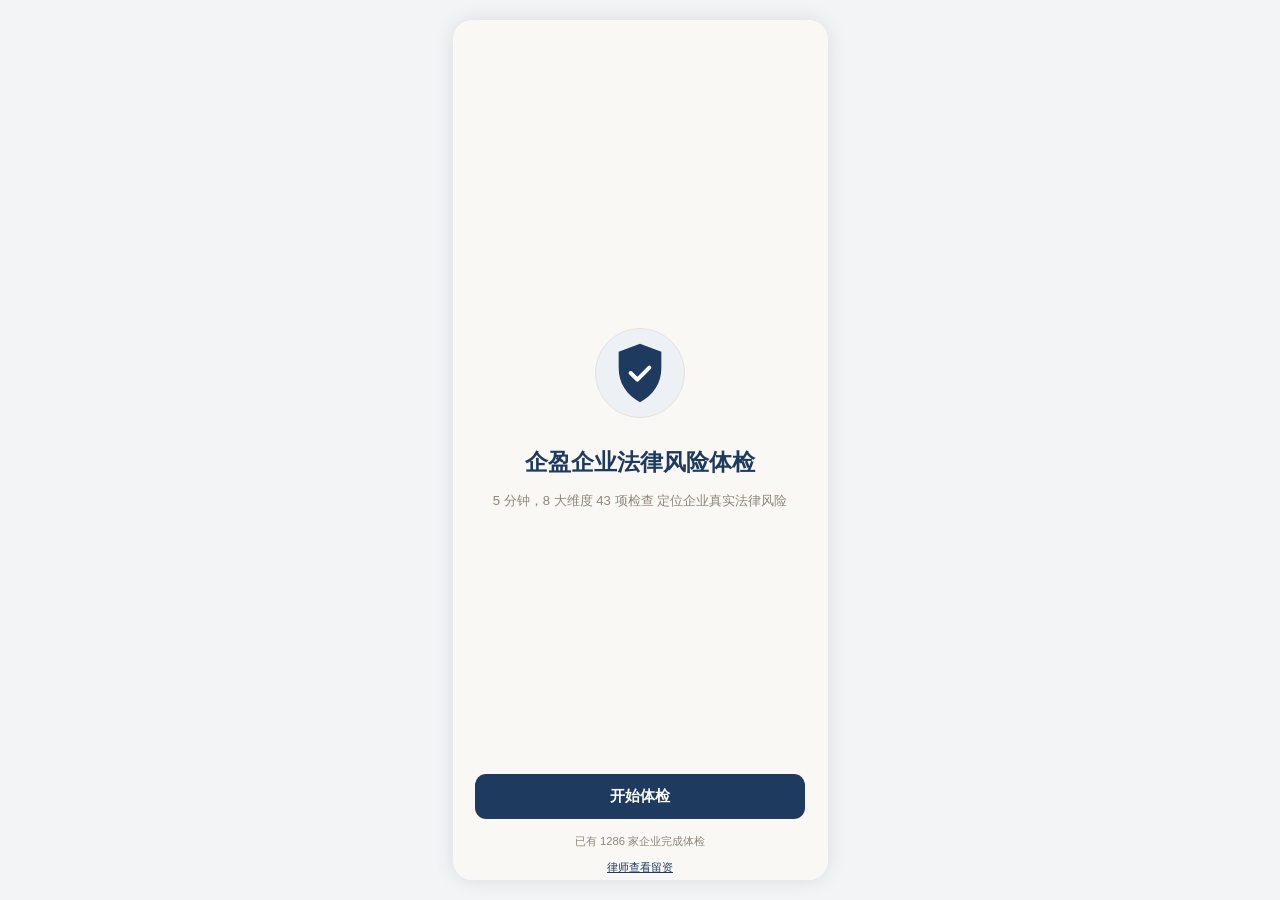
<file: index.html>
<!DOCTYPE html>
<html>

<head>
  <meta content="text/html; charset=utf-8" http-equiv="Content-Type">
  <meta content="width=device-width,initial-scale=1,user-scalable=no" name="viewport">
  <meta name="apple-mobile-web-app-capable" content="yes">
  <meta name="apple-touch-fullscreen" content="yes">
  <meta name="format-detection" content="telephone=no,address=no">
  <meta name="apple-mobile-web-app-status-bar-style" content="white">
  <meta http-equiv="X-UA-Compatible" content="IE=edge,chrome=1">

  <title>企盈企业法律风险体检</title>
  <meta name="description" content="5分钟，8大维度43项检查，定位企业真实法律风险。企盈企业法律风险体检，助您快速识别用工、合同、债权等合规隐患。">
  <meta name="keywords" content="企业法律风险体检,企业合规,法律风险,劳动用工,合同管理">

  <!-- 转发卡片（微信/浏览器抓取） -->
  <meta property="og:type" content="website">
  <meta property="og:site_name" content="企盈企业法律风险体检">
  <meta property="og:title" content="企盈企业法律风险体检">
  <meta property="og:description" content="5分钟，8大维度43项检查，定位企业真实法律风险，快速识别合规隐患。">
  <meta name="twitter:card" content="summary">
  <meta name="theme-color" content="#1E3A5F">

  <!-- 品牌图标 -->
  <link rel="icon" href="data:image/svg+xml,%3Csvg%20xmlns='http://www.w3.org/2000/svg'%20viewBox='0%200%2024%2024'%20fill='none'%20stroke='%231E3A5F'%20stroke-width='2'%20stroke-linecap='round'%20stroke-linejoin='round'%3E%3Cpath%20d='M12%2022s8-4%208-10V5l-8-3-8%203v7c0%206%208%2010%208%2010z'/%3E%3C/svg%3E">
  <link rel="apple-touch-icon" href="data:image/svg+xml,%3Csvg%20xmlns='http://www.w3.org/2000/svg'%20viewBox='0%200%2024%2024'%20fill='%231E3A5F'%3E%3Cpath%20d='M12%2022s8-4%208-10V5l-8-3-8%203v7c0%206%208%2010%208%2010z'/%3E%3C/svg%3E">

  <script>!function(n){function f(){var e=n.document.documentElement,r=e.getBoundingClientRect(),width=r.width,height=r.height,arr=[width,height].filter(function(value){return Boolean(value)}),w=Math.min.apply(Math,arr),x=40*w/750;e.style.fontSize=x>=40?"40px":x<=20?"20px":x+"px"}; n.addEventListener("resize",(function(){f()})),f()}(window);</script>
  
  <script type="module" crossorigin src="./js/app.489ffad7.js"></script>
  <link rel="modulepreload" crossorigin href="./js/vendors.80d5bf61.js">
  <link rel="modulepreload" crossorigin href="./js/common.b4c6315a.js">
  <link rel="stylesheet" href="./css/vendors.8886af03.css">
  <link rel="stylesheet" href="./css/index.3ae65747.css">
</head>

<body>
  <div id="app">
    <svg xmlns="http://www.w3.org/2000/svg" viewBox="0 0 24 24" fill="none" stroke="lab(2.86037 0.455312 0.568903)"
      stroke-width="2" stroke-linecap="round" stroke-linejoin="round" style="
        position: fixed;
        inset: 0;
        margin: auto;
        width: 24px;
        height: 24px;
        animation: __app-loading-spin 1s linear infinite;
      ">
      <path d="M21 12a9 9 0 1 1-6.219-8.56" />
    </svg>
    <style>
      @-webkit-keyframes __app-loading-spin {
        to {
          -webkit-transform: rotate(360deg);
                  transform: rotate(360deg);
        }
      }
@keyframes __app-loading-spin {
        to {
          -webkit-transform: rotate(360deg);
                  transform: rotate(360deg);
        }
      }
    </style>
  </div>
</body>

</html>
</file>
<file: css/vendors.8886af03.css>
.taro-app-wrap{-webkit-text-size-adjust:100%;-ms-text-size-adjust:100%;-webkit-tap-highlight-color:transparent;-webkit-user-select:none;-moz-user-select:none;-ms-user-select:none;user-select:none;margin:0;padding:0;font-family:-apple-system-font,Helvetica Neue,sans-serif;line-height:1.6}.taro-app-wrap *{margin:0;padding:0}.taro-app-wrap a{-webkit-tap-highlight-color:transparent;text-decoration:none}.taro-app-wrap a img{border:0}.taro-app-wrap taro-input-core{text-overflow:clip;height:1.4rem;text-align:inherit;white-space:nowrap;display:block;overflow:hidden}@font-face{font-weight:400;font-style:normal;font-family:weui;src:url([data-uri])format("truetype")}[class^=weui-icon-],[class*=" weui-icon-"]{vertical-align:middle;font:14px/1 weui;font-size:inherit;text-rendering:auto;-webkit-font-smoothing:antialiased;display:inline-block}[class^=weui-icon-]:before,[class*=" weui-icon-"]:before{margin-left:.2em;margin-right:.2em;display:inline-block}[class^=weui-icon_]:before,[class*=" weui-icon_"]:before{margin:0}.weui-check__label{-webkit-tap-highlight-color:transparent}.weui-check__label:active{background-color:#ececec}.weui-check{position:absolute;left:-9999em}.weui-cells_radio .weui-cell__ft{padding-left:.35em}.weui-cells_radio .weui-check+.weui-icon-checked{min-width:16px}.weui-cells_radio .weui-check:checked+.weui-icon-checked:before{content:"";color:#09bb07;font-size:16px;display:block}.weui-cells_checkbox .weui-cell__hd{padding-right:.35em}.weui-cells_checkbox .weui-icon-checked:before{content:"";color:#c9c9c9;font-size:23px;display:block}.weui-cells_checkbox .weui-check:checked+.weui-icon-checked:before{content:"";color:#09bb07}html,body{width:100%;height:100%}html{-webkit-text-size-adjust:100%;-ms-text-size-adjust:100%;-webkit-tap-highlight-color:transparent;-webkit-user-select:none;-moz-user-select:none;-ms-user-select:none;user-select:none}body{font-family:-apple-system-font,Helvetica Neue,sans-serif;line-height:1.6}*{margin:0;padding:0}a img{border:0}a{-webkit-tap-highlight-color:transparent;text-decoration:none}taro-input-core{text-overflow:clip;text-align:inherit;white-space:nowrap;height:1.4rem;display:block;overflow:hidden}
</file>
